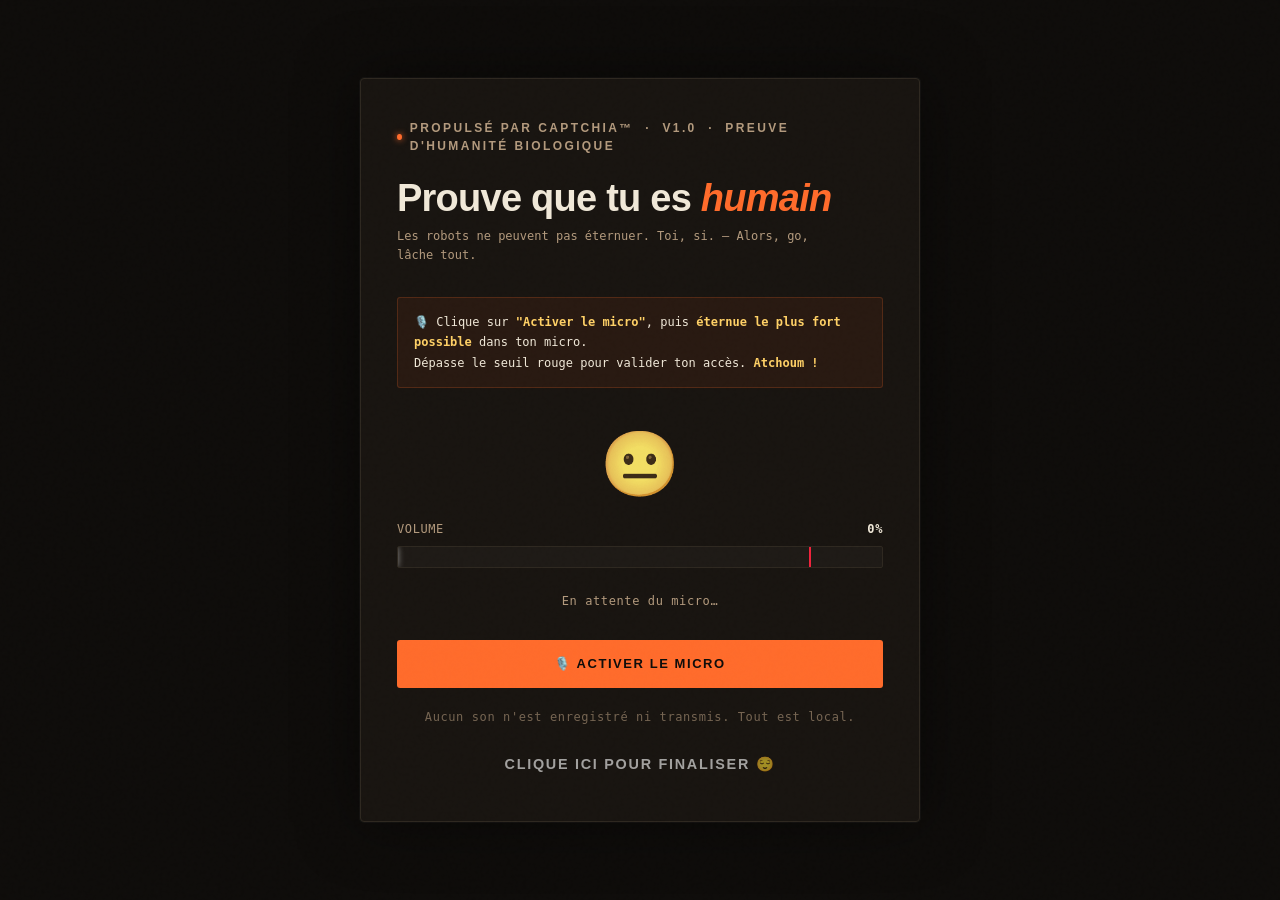
<file: index.html>
<!doctype html>
<html lang="fr">

<head>
  <meta charset="UTF-8" />
  <meta name="viewport" content="width=device-width, initial-scale=1.0" />
  <link rel="icon" type="image/png" href="favicon-96x96.png" sizes="96x96" />
  <link rel="icon" type="image/svg+xml" href="favicon.svg" />
  <title>CAPTCHOUM™</title>
  <link rel="stylesheet" href="reset.css" />
  <link rel="stylesheet" href="styles.css" />
</head>

<body>
  <canvas id="particles"></canvas>

  <!-- Carte principale -->
  <div class="card" id="main-card">
    <div class="badge">
      Propulsé par CAPTCHIA™ &nbsp;·&nbsp; v1.0 &nbsp;·&nbsp; Preuve
      d'humanité biologique
    </div>

    <h1>Prouve que tu es <em>humain</em></h1>
    <p class="subtitle">
      Les robots ne peuvent pas éternuer. Toi, si. &mdash; Alors, go, lâche
      tout.
    </p>

    <div class="instructions">
      🎙️ Clique sur <strong>"Activer le micro"</strong>, puis
      <strong>éternue le plus fort possible</strong> dans ton micro.<br />
      Dépasse le seuil rouge pour valider ton accès.
      <strong>Atchoum !</strong>
    </div>

    <span class="sneeze-emoji" id="emoji">😐</span>

    <div class="volume-wrap">
      <div class="volume-label">VOLUME <span id="vol-pct">0%</span></div>
      <div class="bar-bg">
        <div class="bar-fill" id="bar-fill"></div>
        <div class="threshold-line" id="threshold-line"></div>
      </div>
    </div>

    <p class="status" id="status-text">
      En attente du micro…
    </p>

    <button class="btn" id="main-btn">
      🎙️ Activer le micro
    </button>

    <p class="footer-note">
      Aucun son n'est enregistré ni transmis. Tout est local.<br /><br />
      <a href="poisson.html" class="btn" style="
            text-decoration: none;
            display: inline-block;
            padding: 10px 20px;
            background: var(--secondary);
            color: #fff;
            border-radius: 30px;
            font-weight: bold;
            font-size: 0.9rem;
            transition:
              transform 0.2s,
              box-shadow 0.2s;
          ">
        Clique ici pour finaliser 😌
      </a>
    </p>
  </div>

  <!-- Superposition de succès -->
  <div id="success-overlay">
    <div class="success-card">
      <span class="big-emoji">🎉</span>
      <h2>Accès accordé !</h2>
      <p>
        Félicitations, ton éternuement héroïque a convaincu nos serveurs de
        ton humanité profonde et indéniable.
      </p>
      <div class="peak-label" id="peak-label">
        VOLUME ATTEINT : —
      </div>
      <br />
      <button class="btn-reset" id="reset-btn">
        ↩ Recommencer
      </button>
    </div>
  </div>

  <script>
    // ─── CONFIG ───────────────────────────────────────────
    const THRESHOLD = 0.85 // 0–1, volume nécessaire
    const SUSTAINED_MS = 100 // durée minimale au-dessus du seuil
    // ──────────────────────────────────────────────────────

    const mainBtn = document.getElementById("main-btn")
    const barFill = document.getElementById("bar-fill")
    const volPct = document.getElementById("vol-pct")
    const statusText = document.getElementById("status-text")
    const emoji = document.getElementById("emoji")
    const threshLine = document.getElementById("threshold-line")
    const successOvl = document.getElementById("success-overlay")
    const peakLabel = document.getElementById("peak-label")
    const resetBtn = document.getElementById("reset-btn")
    const card = document.getElementById("main-card")

    // Positionne la ligne de seuil
    threshLine.style.left = THRESHOLD * 100 + "%"

    let audioCtx, analyser, source, animId
    let aboveThresholdSince = null
    let peakVolume = 0
    let listening = false
    let validated = false

    const EMOJIS_IDLE = ["😐", "😶", "🙄"]
    const EMOJIS_LOW = ["😊", "😄", "😮"]
    const EMOJIS_MED = ["🤧", "😤", "🥴"]
    const EMOJIS_HIGH = ["🤧", "😵", "🤯"]
    const EMOJIS_PEAK = ["🤧", "🤧", "🤧"]

    function pickRandom(arr) {
      return arr[Math.floor(Math.random() * arr.length)]
    }

    function setEmoji(e, animate = false) {
      if (emoji.textContent === e && !animate) return
      emoji.textContent = e
      if (animate) {
        emoji.classList.remove("wiggle", "burst")
        void emoji.offsetWidth
        emoji.classList.add(e === "🤧" ? "burst" : "wiggle")
      }
    }

    // ── Système de particules ──────────────────────────────
    function spawnParticle(x, y, size, color) {
      const p = document.createElement("div")
      p.className = "particle"
      p.style.cssText = `
      left: ${x}px; top: ${y}px;
      width: ${size}px; height: ${size}px;
      background: ${color};
      animation-duration: ${0.4 + Math.random() * 0.6}s;
    `
      document.body.appendChild(p)
      p.addEventListener("animationend", () => p.remove())
    }

    function spawnParticles(count, volume) {
      const colors = ["#ff6b2b", "#ffd166", "#06d6a0", "#fff"]
      for (let i = 0; i < count; i++) {
        const x = Math.random() * window.innerWidth
        const y = Math.random() * window.innerHeight
        const size = 3 + Math.random() * 8 * volume
        spawnParticle(x, y, size, pickRandom(colors))
      }
    }

    // ── Explosion de confettis ─────────────────────────────
    function launchConfetti() {
      const colors = ["#ff6b2b", "#ffd166", "#06d6a0", "#ef233c", "#fff"]
      for (let i = 0; i < 60; i++) {
        const dot = document.createElement("div")
        dot.className = "confetti-dot"
        const x = 20 + Math.random() * (window.innerWidth - 40)
        const y = -10 + Math.random() * window.innerHeight * 0.5
        dot.style.cssText = `
        left: ${x}px; top: ${y}px;
        background: ${pickRandom(colors)};
        animation-delay: ${Math.random() * 0.5}s;
        animation-duration: ${0.8 + Math.random() * 0.8}s;
      `
        document.body.appendChild(dot)
        dot.addEventListener("animationend", () => dot.remove())
      }
    }

    // ── Traitement audio ─────────────────────────────────
    async function startListening() {
      try {
        const stream = await navigator.mediaDevices.getUserMedia({
          audio: true,
          video: false,
        })
        audioCtx = new (window.AudioContext || window.webkitAudioContext)()
        analyser = audioCtx.createAnalyser()
        analyser.fftSize = 256
        source = audioCtx.createMediaStreamSource(stream)
        source.connect(analyser)

        listening = true
        mainBtn.disabled = true
        mainBtn.textContent = "🎤 Écoute en cours…"
        statusText.textContent = "Prêt ! Éternue maintenant 🤧"
        statusText.className = "status active"

        processAudio()
      } catch (e) {
        statusText.textContent = "❌ Accès au micro refusé."
        mainBtn.textContent = "🎙️ Réessayer"
        mainBtn.disabled = false
      }
    }

    function processAudio() {
      const data = new Uint8Array(analyser.frequencyBinCount)

      function tick() {
        if (!listening || validated) return
        animId = requestAnimationFrame(tick)

        analyser.getByteFrequencyData(data)
        // Volume RMS
        let sum = 0
        for (let v of data) sum += v * v
        const rms = Math.sqrt(sum / data.length) / 128 // 0–1 approx

        // Contraindre entre 0 et 1
        const vol = Math.min(1, rms)
        peakVolume = Math.max(peakVolume, vol)

        // Mise à jour de l'interface
        barFill.style.width = vol * 100 + "%"
        volPct.textContent = Math.round(vol * 100) + "%"

        // Transitions d'emoji
        if (vol > 0.8) setEmoji(pickRandom(EMOJIS_PEAK), true)
        else if (vol > 0.55) setEmoji(pickRandom(EMOJIS_HIGH))
        else if (vol > 0.35) setEmoji(pickRandom(EMOJIS_MED))
        else if (vol > 0.1) setEmoji(pickRandom(EMOJIS_LOW))
        else setEmoji(pickRandom(EMOJIS_IDLE))

        // Effet de halo sur la carte
        if (vol > 0.3) card.classList.add("glowing")
        else card.classList.remove("glowing")

        // Particules quand c'est fort
        if (vol > 0.3) spawnParticles(Math.floor(vol * 8), vol)

        // Texte de statut
        if (vol > THRESHOLD) {
          statusText.textContent = "PLUS FORT !!! 💥"
          if (!aboveThresholdSince) aboveThresholdSince = Date.now()
          else if (Date.now() - aboveThresholdSince >= SUSTAINED_MS) {
            triggerSuccess()
          }
        } else {
          aboveThresholdSince = null
          if (vol > 0.3) statusText.textContent = "Encore un peu ! 🤧"
          else if (vol > 0.1) statusText.textContent = "Continue… 😤"
          else statusText.textContent = "Prêt ! Éternue maintenant 🤧"
        }
      }

      tick()
    }

    function triggerSuccess() {
      validated = true
      listening = false
      cancelAnimationFrame(animId)

      // État final
      setEmoji("🤧", true)
      barFill.style.width = "100%"
      barFill.style.background = "var(--success)"
      statusText.textContent = "VALIDÉ ! 🎉"
      statusText.className = "status success"

      // Affiche le pic
      peakLabel.textContent = `VOLUME ATTEINT : ${Math.round(peakVolume * 100)}%`

      // Délai puis affichage de l'overlay
      setTimeout(() => {
        launchConfetti()
        successOvl.classList.add("show")
      }, 400)
    }

    function reset() {
      validated = false
      listening = false
      aboveThresholdSince = null
      peakVolume = 0

      if (audioCtx) {
        audioCtx.close()
        audioCtx = null
      }

      successOvl.classList.remove("show")
      barFill.style.width = "0%"
      barFill.style.background = ""
      volPct.textContent = "0%"
      card.classList.remove("glowing")
      setEmoji("😐")
      statusText.textContent = "En attente du micro…"
      statusText.className = "status"
      mainBtn.disabled = false
      mainBtn.textContent = "🎙️ Activer le micro"
    }

    mainBtn.addEventListener("click", startListening)
    resetBtn.addEventListener("click", reset)
  </script>
</body>

</html>
</file>
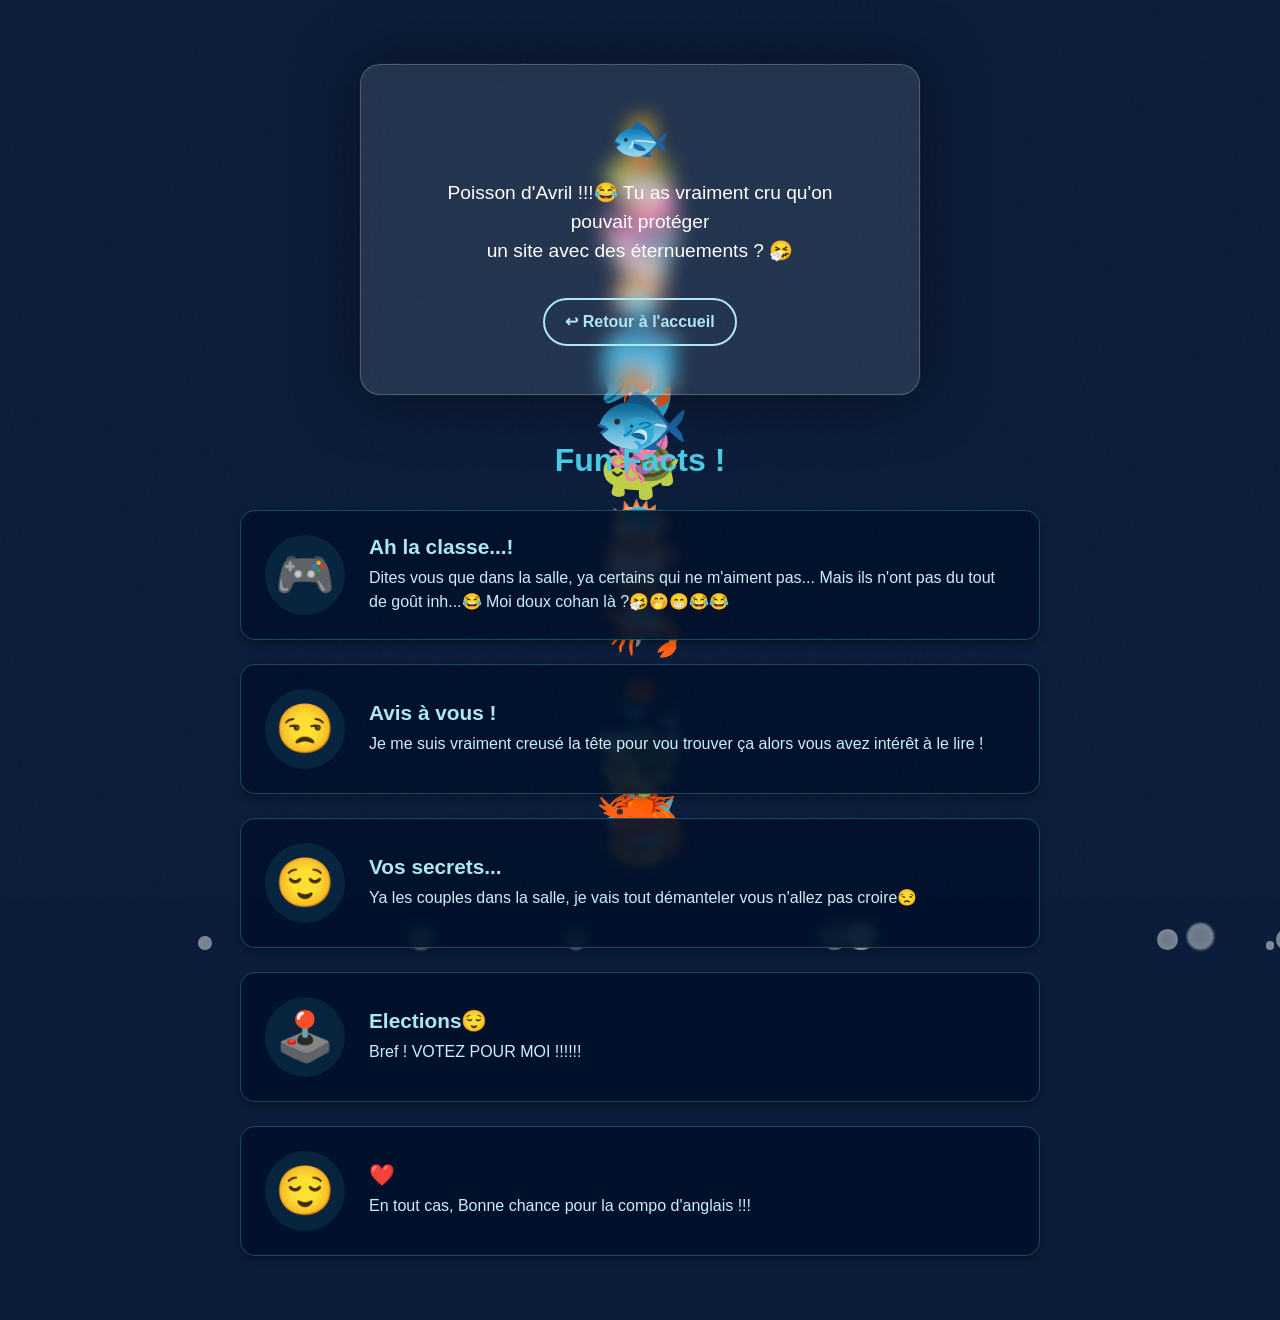
<file: poisson.html>
<!doctype html>
<html lang="fr">
  <head>
    <meta charset="UTF-8" />
    <meta
      name="viewport"
      content="width=device-width, initial-scale=1.0" />
    <title>Poisson d'Avril ! 🐟</title>
    <link
      rel="stylesheet"
      href="reset.css" />
    <link
      rel="stylesheet"
      href="styles.css" />
    <style>
      body {
        background-color: #0b1d3a;
        color: white;
        overflow-x: hidden;
        overflow-y: auto;
        display: flex;
        flex-direction: column;
        align-items: center;
        justify-content: flex-start;
        min-height: 100vh;
        margin: 0;
        padding: 4rem 1rem;
        box-sizing: border-box;
        position: relative;
        font-family: sans-serif;
      }
      .card {
        position: relative;
        z-index: 10;
        text-align: center;
        padding: 3rem;
        background: rgba(255, 255, 255, 0.1);
        backdrop-filter: blur(10px);
        border: 1px solid rgba(255, 255, 255, 0.2);
        border-radius: 20px;
        margin-bottom: 3rem;
        max-width: 600px;
      }
      h1 {
        font-size: 3rem;
        margin-bottom: 1rem;
        color: #48cae4;
        font-family: sans-serif;
      }
      p {
        font-size: 1.2rem;
        line-height: 1.5;
        font-family: sans-serif;
      }
      .back-link {
        display: inline-block;
        margin-top: 2rem;
        color: #ade8f4;
        text-decoration: none;
        font-weight: bold;
        padding: 10px 20px;
        border: 2px solid #ade8f4;
        border-radius: 30px;
        transition: 0.2s;
        font-family: sans-serif;
      }
      .back-link:hover {
        background: #ade8f4;
        color: #0b1d3a;
      }

      .fish {
        position: absolute;
        white-space: nowrap;
        animation: swim linear infinite;
        z-index: 1;
        user-select: none;
      }

      @keyframes swim {
        from {
          transform: translateX(110vw);
        }
        to {
          transform: translateX(-20vw);
        }
      }
      @keyframes swim-reverse {
        from {
          transform: translateX(-20vw) scaleX(-1);
        }
        to {
          transform: translateX(110vw) scaleX(-1);
        }
      }

      .bubble {
        position: fixed;
        bottom: -50px;
        background: rgba(255, 255, 255, 0.4);
        border-radius: 50%;
        animation: rise ease-in-out infinite;
        z-index: 2;
        box-shadow: 0 0 10px rgba(255, 255, 255, 0.2) inset;
        pointer-events: none;
      }
      @keyframes rise {
        0% {
          transform: translateY(0) translateX(0);
          opacity: 0;
        }
        10% {
          opacity: 1;
        }
        50% {
          transform: translateY(-50vh) translateX(20px);
        }
        100% {
          transform: translateY(-110vh) translateX(-20px);
          opacity: 0;
        }
      }

      .fun-facts {
        display: flex;
        flex-direction: column;
        gap: 1.5rem;
        z-index: 10;
        max-width: 800px;
        width: 100%;
        position: relative;
      }
      .fun-fact-card {
        background: rgb(1 17 43 / 90%);
        border: 1px solid rgba(72, 202, 228, 0.3);
        border-radius: 15px;
        padding: 1.5rem;
        display: flex;
        align-items: center;
        gap: 1.5rem;
        box-shadow: 0 4px 6px rgba(0, 0, 0, 0.3);
        backdrop-filter: blur(5px);
        transition: transform 0.2s;
      }
      .fun-fact-card:hover {
        /* transform: translateY(-5px); */
        border-color: rgba(72, 202, 228, 0.7);
      }
      .fun-fact-icon {
        font-size: 3rem;
        flex-shrink: 0;
        width: 80px;
        height: 80px;
        display: flex;
        align-items: center;
        justify-content: center;
        background: rgba(72, 202, 228, 0.1);
        border-radius: 50%;
      }
      .fun-fact-text {
        text-align: left;
      }
      .fun-fact-text h3 {
        margin: 0 0 0.5rem 0;
        color: #ade8f4;
        font-size: 1.3rem;
      }
      .fun-fact-text p {
        margin: 0;
        font-size: 1rem;
        color: #caf0f8;
      }

      h2.section-title {
        color: #48cae4;
        font-size: 2rem;
        margin-bottom: 2rem;
        z-index: 10;
        position: relative;
        text-align: center;
      }
    </style>
  </head>
  <body>
    <div class="card">
      <h1>🐟</h1>
      <p>
        Poisson d'Avril !!!😂
        Tu as vraiment cru qu'on pouvait protéger<br />un site avec des
        éternuements ? 🤧
      </p>
      <a
        href="index.html"
        class="back-link"
        >↩ Retour à l'accueil</a
      >
    </div>

    <h2 class="section-title">Fun Facts !</h2>
    <div class="fun-facts">
      <div class="fun-fact-card">
        <div class="fun-fact-icon">🎮</div>
        <div class="fun-fact-text">
          <h3>Ah la classe...!</h3>
          <p>
            Dites vous que dans la salle, ya certains qui ne m'aiment pas...
            Mais ils n'ont pas du tout de goût inh...😂
            Moi doux cohan là ?🤧🤭😁😂😂
          </p>
        </div>
      </div>
      <div class="fun-fact-card">
        <div class="fun-fact-icon">😒</div>
        <div class="fun-fact-text">
          <h3>Avis à vous !</h3>
          <p>
            Je me suis vraiment creusé la tête pour vou trouver ça alors vous avez intérêt à le lire !
          </p>
        </div>
      </div>
      <div class="fun-fact-card">
        <div class="fun-fact-icon">😌</div>
        <div class="fun-fact-text">
          <h3>Vos secrets...</h3>
          <p>
            Ya les couples dans la salle, je vais tout démanteler vous n'allez pas croire😒
          </p>
        </div>
      </div>
      <div class="fun-fact-card">
        <div class="fun-fact-icon">🕹️</div>
        <div class="fun-fact-text">
          <h3>Elections😌</h3>
          <p>
            Bref ! VOTEZ POUR MOI !!!!!!
          </p>
        </div>
      </div>
      <div class="fun-fact-card">
        <div class="fun-fact-icon">😌</div>
        <div class="fun-fact-text">
          <h3>❤️</h3>
          <p>
            En tout cas, Bonne chance pour la compo d'anglais !!!
          </p>
        </div>
      </div>
    </div>

    <script>
      const fishes = [
        "🐟",
        "🐠",
        "🐡",
        "🦈",
        "🐙",
        "🦑",
        "🦐",
        "🦀",
        "🐬",
        "🐳",
        "🐢",
      ]

      function spawnFish() {
        const fish = document.createElement("div")
        fish.className = "fish"
        fish.textContent = fishes[Math.floor(Math.random() * fishes.length)]

        const isReverse = Math.random() > 0.5
        const duration = 10 + Math.random() * 25 // 10s to 35s
        const depth = Math.random() * 90 // 0vh to 90vh
        const size = 1.5 + Math.random() * 3.5 // 1.5rem to 5rem
        const delay = Math.random() * -30 // Negative delay to start mid-animation

        fish.style.top = `${depth}vh`
        fish.style.fontSize = `${size}rem`
        fish.style.animationName = isReverse ? "swim-reverse" : "swim"
        fish.style.animationDuration = `${duration}s`
        fish.style.animationDelay = `${delay}s`

        // Vertical wiggle effect with a slight offset depending on the fish
        const wiggleSpeed = 1 + Math.random() * 2
        fish.style.transition = `transform ${wiggleSpeed}s ease-in-out`

        document.body.appendChild(fish)
      }

      for (let i = 0; i < 40; i++) {
        spawnFish()
      }

      function spawnBubble() {
        const bubble = document.createElement("div")
        bubble.className = "bubble"

        const size = 5 + Math.random() * 25 // 5px to 30px
        const left = Math.random() * 100 // 0vw to 100vw
        const duration = 5 + Math.random() * 15 // 5s to 20s
        const blur = Math.random() > 0.5 ? Math.random() * 2 : 0

        bubble.style.width = `${size}px`
        bubble.style.height = `${size}px`
        bubble.style.left = `${left}vw`
        bubble.style.animationDuration = `${duration}s`
        bubble.style.filter = `blur(${blur}px)`

        document.body.appendChild(bubble)

        // Remove the bubble once the animation finishes
        setTimeout(() => {
          bubble.remove()
        }, duration * 1000)
      }

      // Spawn initial bubbles
      for (let i = 0; i < 20; i++) {
        setTimeout(spawnBubble, Math.random() * 5000)
      }

      // Continuously spawn bubbles
      setInterval(spawnBubble, 600)
    </script>
  </body>
</html>
</file>
<file: styles.css>
:root {

     /* Espacements Primitives du projet */
  --spacing-0: 0rem; /* 0px */
  --spacing-2: 0.125rem; /* 2px */
  --spacing-4: 0.25rem; /* 4px */
  --spacing-6: 0.375rem; /* 6px */
  --spacing-8: 0.5rem; /* 8px */
  --spacing-10: 0.625rem; /* 10px */
  --spacing-12: 0.75rem; /* 12px */
  --spacing-14: 0.875rem; /* 14px */
  --spacing-16: 1rem; /* 16px */
  --spacing-20: 1.25rem; /* 20px */
  --spacing-24: 1.5rem; /* 24px */
  --spacing-28: 1.75rem; /* 28px */
  --spacing-32: 2rem; /* 32px */
  --spacing-36: 2.25rem; /* 36px */
  --spacing-40: 2.5rem; /* 40px */
  --spacing-48: 3rem; /* 48px */

  /* Typographie Primitives du projet */
  --text-12: 0.75rem; /* 12px */
  --text-13: 0.8125rem; /* 13px */
  --text-14: 0.875rem; /* 14px */
  --text-16: 1rem; /* 16px */
  --text-18: 1.125rem; /* 18px */
  --text-20: 1.25rem; /* 20px */
  --text-24: 1.5rem; /* 24px */
  --text-28: 1.75rem; /* 28px */
  --text-30: 1.875rem; /* 30px */
  --text-38: 2.375rem; /* 38px */
  --text-48: 3rem; /* 48px */
  --text-64: 4rem; /* 64px */
  --text-80: 5rem; /* 80px */

  --bg: #0e0c0a;
  --surface: #181410;
  --border: #2e2820;
  --accent: #ff6b2b;
  --accent2: #ffd166;
  --text: #f0e8d8;
  --muted: #b39a7d;
  --success: #06d6a0;
  --danger: #ef233c;
  --glow: rgba(255, 107, 43, 0.35);
}

* {
  box-sizing: border-box;
  margin: 0;
  padding: 0;
}

body {
  font-family: "Space Mono", monospace;
  background: var(--bg);
  color: var(--text);
  min-height: 100vh;
  display: flex;
  flex-direction: column;
  align-items: center;
  justify-content: center;
  overflow: hidden;
  position: relative;
}

/* Superposition de grain */
body::before {
  content: "";
  position: fixed;
  inset: 0;
  background-image: url("data:image/svg+xml,%3Csvg viewBox='0 0 256 256' xmlns='http://www.w3.org/2000/svg'%3E%3Cfilter id='noise'%3E%3CfeTurbulence type='fractalNoise' baseFrequency='0.9' numOctaves='4' stitchTiles='stitch'/%3E%3C/filter%3E%3Crect width='100%25' height='100%25' filter='url(%23noise)' opacity='0.04'/%3E%3C/svg%3E");
  pointer-events: none;
  z-index: 100;
  opacity: 0.4;
}

/* Conteneur de particules */
#particles {
  position: fixed;
  inset: 0;
  pointer-events: none;
  z-index: 0;
}

.particle {
  position: absolute;
  border-radius: 50%;
  background: var(--accent);
  opacity: 0;
  animation: floatUp linear forwards;
}

@keyframes floatUp {
  0% {
    transform: translateY(0) scale(1);
    opacity: 0.7;
  }
  100% {
    transform: translateY(-120px) scale(0);
    opacity: 0;
  }
}

/* ---- CARTE ---- */
.card {
  position: relative;
  z-index: 10;
  background: var(--surface);
  border: 1px solid var(--border);
  border-radius: 4px;
  width: min(560px, 92vw);
  padding: var(--spacing-40) var(--spacing-36) var(--spacing-36);
  box-shadow:
    0 0 60px rgba(0, 0, 0, 0.5),
    0 0 0 1px rgba(255, 255, 255, 0.04);
  transition: box-shadow 0.4s;
}

.card.glowing {
  box-shadow:
    0 0 80px var(--glow),
    0 0 0 1px rgba(255, 107, 43, 0.25);
}

/* Insigne */
.badge {
  font-family: sans-serif;
  font-size: var(--text-12);
  font-weight: 700;
  letter-spacing: 0.2em;
  text-transform: uppercase;
  color: var(--muted);
  margin-bottom: var(--spacing-24);
  display: flex;
  align-items: center;
  gap: var(--spacing-8);
}

.badge::before {
  content: "";
  display: inline-block;
  width: 6px;
  height: 6px;
  border-radius: 50%;
  background: var(--accent);
  box-shadow: 0 0 6px var(--accent);
  animation: blink 1.4s ease-in-out infinite;
}

@keyframes blink {
  0%,
  100% {
    opacity: 1;
  }
  50% {
    opacity: 0.2;
  }
}

h1 {
  font-family: sans-serif;
  font-size: clamp(var(--text-28), 6vw, var(--text-38));
  font-weight: 800;
  line-height: 1.05;
  margin-bottom: var(--spacing-8);
  letter-spacing: -0.02em;
}

h1 em {
  font-style: italic;
  color: var(--accent);
}

.subtitle {
  font-size: var(--text-12);
  color: var(--muted);
  margin-bottom: var(--spacing-32);
  line-height: 1.6;
}

/* Encadré d'instructions */
.instructions {
  background: rgba(255, 107, 43, 0.07);
  border: 1px solid rgba(255, 107, 43, 0.2);
  border-radius: 3px;
  padding: var(--spacing-14) var(--spacing-16);
  font-size: var(--text-12);
  color: var(--text);
  margin-bottom: var(--spacing-28);
  line-height: 1.7;
}

.instructions strong {
  color: var(--accent2);
}

/* Affichage du volume */
.volume-wrap {
  margin-bottom: var(--spacing-24);
}

.volume-label {
  display: flex;
  justify-content: space-between;
  font-size: var(--text-12);
  color: var(--muted);
  margin-bottom: var(--spacing-8);
  letter-spacing: 0.05em;
}

.volume-label span {
  color: var(--text);
  font-weight: 700;
}

.bar-bg {
  height: 22px;
  background: #1e1a16;
  border-radius: 2px;
  overflow: hidden;
  position: relative;
  border: 1px solid var(--border);
}

.bar-fill {
  height: 100%;
  width: 0%;
  background: linear-gradient(90deg, var(--accent), var(--accent2));
  transition: width 0.05s linear;
  border-radius: 2px;
  position: relative;
}

.bar-fill::after {
  content: "";
  position: absolute;
  right: 0;
  top: 0;
  bottom: 0;
  width: 6px;
  background: white;
  opacity: 0.5;
  filter: blur(3px);
}

/* Ligne de seuil */
.threshold-line {
  position: absolute;
  top: 0;
  bottom: 0;
  width: 2px;
  background: var(--danger);
  z-index: 2;
  transition: left 0.2s;
}

.threshold-line::before {
  content: "SEUIL";
  position: absolute;
  top: -18px;
  left: 50%;
  transform: translateX(-50%);
  font-size: var(--text-12);
  letter-spacing: 0.1em;
  color: var(--danger);
  white-space: nowrap;
}

/* Indicateur gros emoji éternuement */
.sneeze-emoji {
  font-size: var(--text-64);
  text-align: center;
  margin: var(--spacing-20) 0 var(--spacing-8);
  display: block;
  transition: transform 0.1s;
  filter: grayscale(0.3);
  user-select: none;
}

.sneeze-emoji.wiggle {
  animation: wiggle 0.15s ease-in-out;
}

@keyframes wiggle {
  0% {
    transform: rotate(-8deg) scale(1.1);
  }
  50% {
    transform: rotate(8deg) scale(1.15);
  }
  100% {
    transform: rotate(0) scale(1);
  }
}

.sneeze-emoji.burst {
  animation: burst 0.3s cubic-bezier(0.36, 0.07, 0.19, 0.97);
}

@keyframes burst {
  0% {
    transform: scale(1);
  }
  40% {
    transform: scale(1.5) rotate(-5deg);
    filter: brightness(2);
  }
  100% {
    transform: scale(1) rotate(0);
  }
}

/* Texte de statut */
.status {
  text-align: center;
  font-size: var(--text-12);
  color: var(--muted);
  min-height: 20px;
  letter-spacing: 0.05em;
  margin-bottom: var(--spacing-28);
  transition: color 0.3s;
}

.status.active {
  color: var(--accent2);
}
.status.success {
  color: var(--success);
}

/* Bouton */
.btn {
  display: block;
  width: 100%;
  padding: var(--spacing-14) var(--spacing-20);
  background: var(--accent);
  color: #0e0c0a;
  font-family: sans-serif;
  font-size: var(--text-13);
  font-weight: 700;
  letter-spacing: 0.12em;
  text-transform: uppercase;
  border: none;
  border-radius: 3px;
  cursor: pointer;
  transition:
    background 0.2s,
    transform 0.1s,
    box-shadow 0.2s;
}

.btn:hover {
  background: var(--accent2);
  box-shadow: 0 0 20px rgba(255, 209, 102, 0.3);
}

.btn:active {
  transform: scale(0.98);
}

.btn:disabled {
  background: #2e2820;
  color: var(--muted);
  cursor: not-allowed;
  box-shadow: none;
  transform: none;
}

/* Note de bas de page */
.footer-note {
  font-size: var(--text-12);
  color: var(--muted);
  text-align: center;
  margin-top: var(--spacing-20);
  letter-spacing: 0.05em;
  opacity: 0.6;
}

/* ========== SUPERPOSITION DE SUCCÈS ========== */
#success-overlay {
  position: fixed;
  inset: 0;
  z-index: 200;
  display: flex;
  align-items: center;
  justify-content: center;
  background: rgba(6, 214, 160, 0.08);
  backdrop-filter: blur(6px);
  opacity: 0;
  pointer-events: none;
  transition: opacity 0.5s;
}

#success-overlay.show {
  opacity: 1;
  pointer-events: all;
}

.success-card {
  background: var(--surface);
  border: 1px solid var(--success);
  border-radius: 4px;
  padding: var(--spacing-48) var(--spacing-40);
  text-align: center;
  max-width: 400px;
  width: 90vw;
  box-shadow: 0 0 80px rgba(6, 214, 160, 0.2);
  transform: scale(0.85);
  transition: transform 0.5s cubic-bezier(0.34, 1.56, 0.64, 1);
}

#success-overlay.show .success-card {
  transform: scale(1);
}

.success-card .big-emoji {
  font-size: var(--text-80);
  display: block;
  margin-bottom: var(--spacing-16);
  animation: bounce 0.8s cubic-bezier(0.34, 1.56, 0.64, 1) 0.3s both;
}

@keyframes bounce {
  0% {
    transform: scale(0) rotate(-20deg);
  }
  100% {
    transform: scale(1) rotate(0);
  }
}

.success-card h2 {
  font-family: sans-serif;
  font-size: var(--text-28);
  font-weight: 800;
  color: var(--success);
  margin-bottom: var(--spacing-10);
  letter-spacing: -0.02em;
}

.success-card p {
  font-size: var(--text-13);
  color: var(--muted);
  line-height: 1.7;
  margin-bottom: var(--spacing-28);
}

.success-card .peak-label {
  font-size: var(--text-12);
  color: var(--text);
  background: rgba(6, 214, 160, 0.1);
  border: 1px solid rgba(6, 214, 160, 0.25);
  border-radius: 2px;
  display: inline-block;
  padding: var(--spacing-6) var(--spacing-14);
  margin-bottom: var(--spacing-28);
  letter-spacing: 0.08em;
}

.success-card .btn-reset {
  display: inline-block;
  padding: var(--spacing-10) var(--spacing-24);
  background: transparent;
  border: 1px solid var(--border);
  color: var(--muted);
  font-family: "Space Mono", monospace;
  font-size: var(--text-12);
  letter-spacing: 0.08em;
  cursor: pointer;
  border-radius: 2px;
  transition:
    border-color 0.2s,
    color 0.2s;
}

.success-card .btn-reset:hover {
  border-color: var(--text);
  color: var(--text);
}

/* confettis en points */
.confetti-dot {
  position: fixed;
  width: 8px;
  height: 8px;
  border-radius: 2px;
  opacity: 0;
  pointer-events: none;
  z-index: 300;
  animation: confettiFall 1.2s ease-in forwards;
}

@keyframes confettiFall {
  0% {
    opacity: 1;
    transform: translateY(0) rotate(0deg) scale(1);
  }
  100% {
    opacity: 0;
    transform: translateY(250px) rotate(540deg) scale(0.3);
  }
}
</file>
